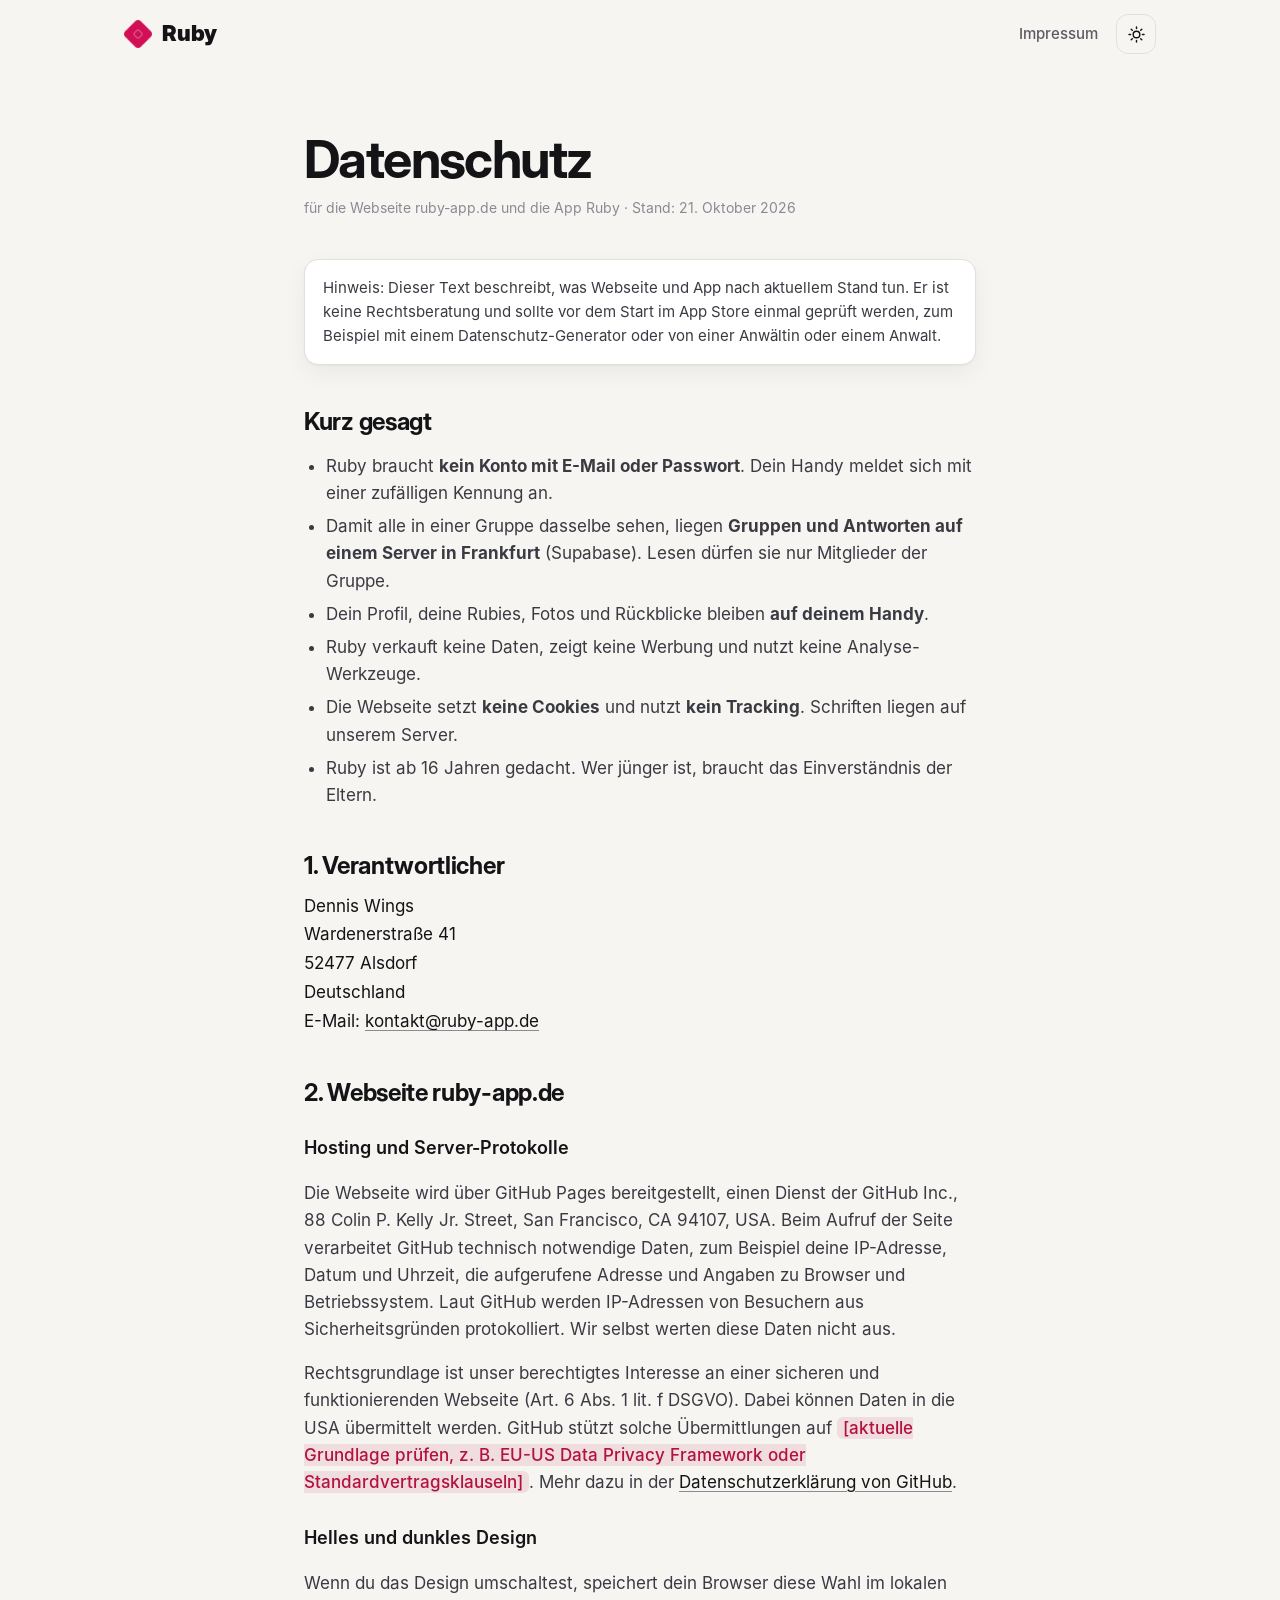
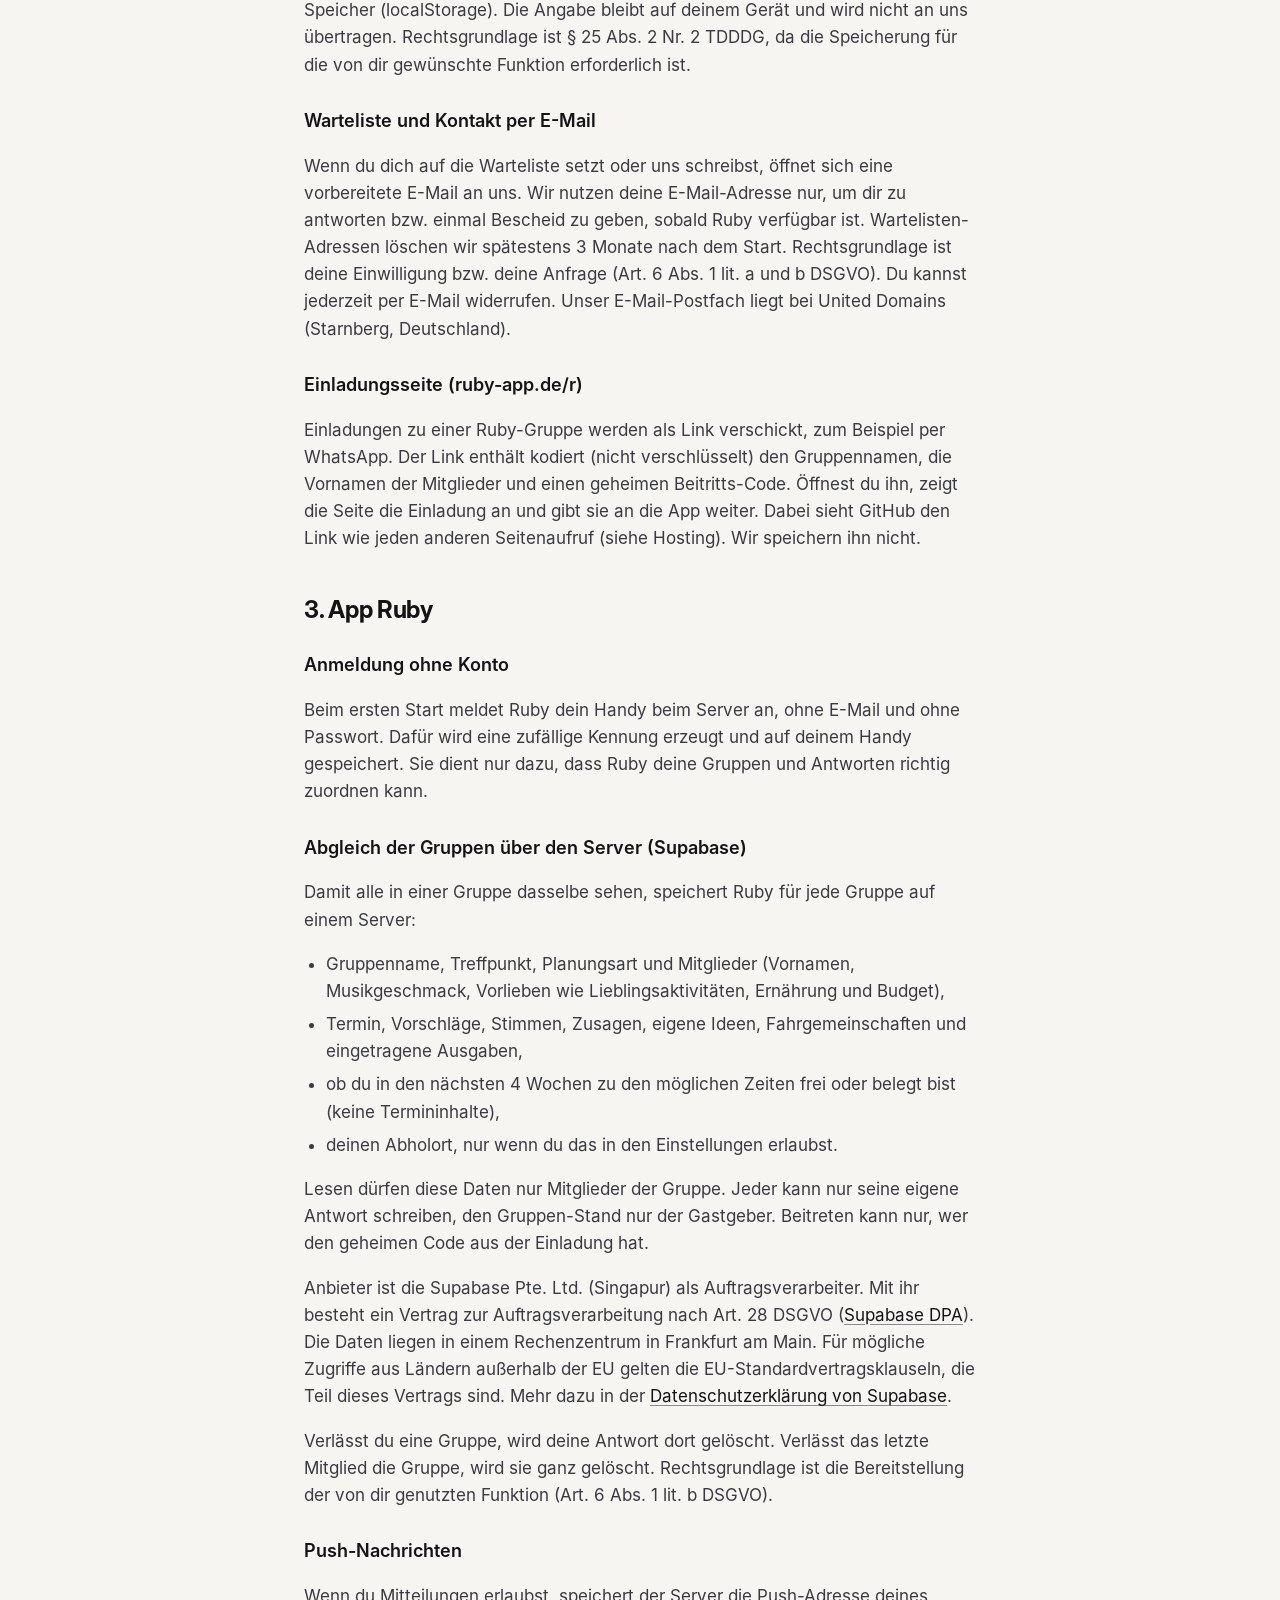
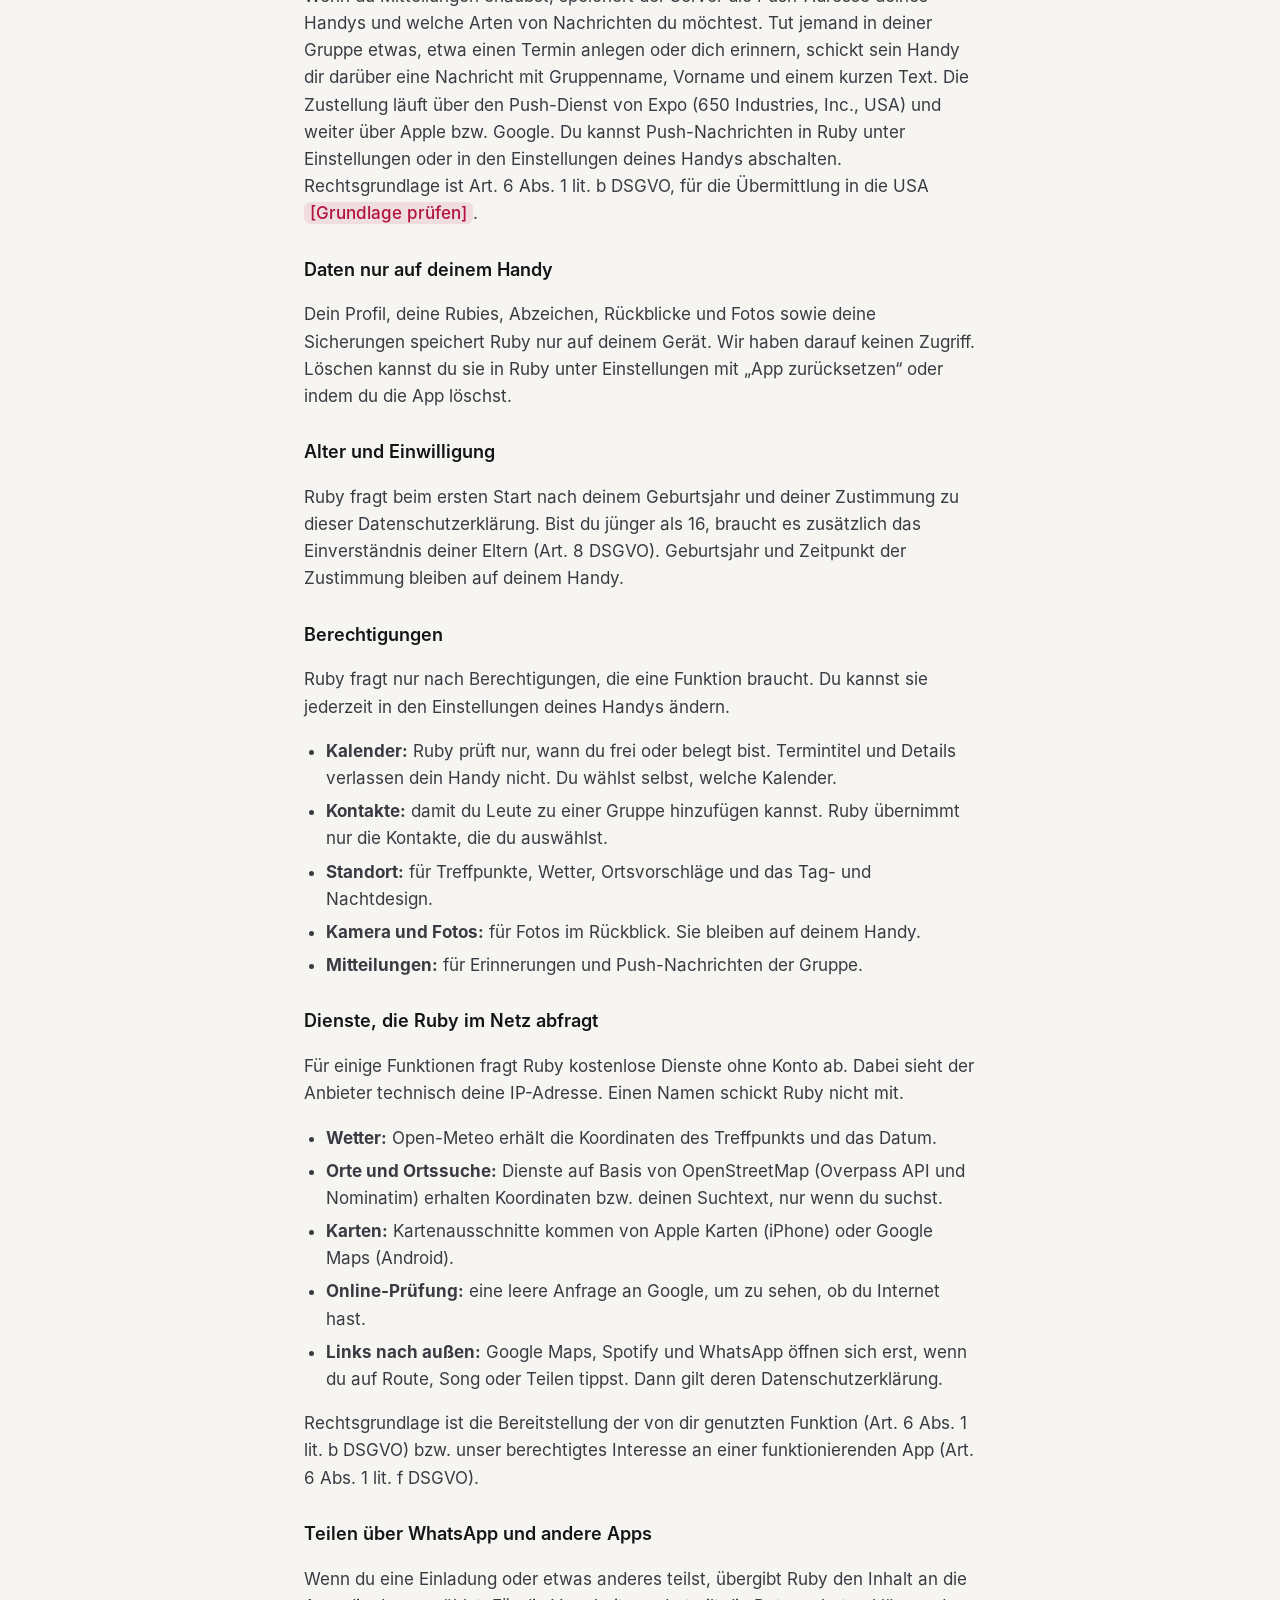
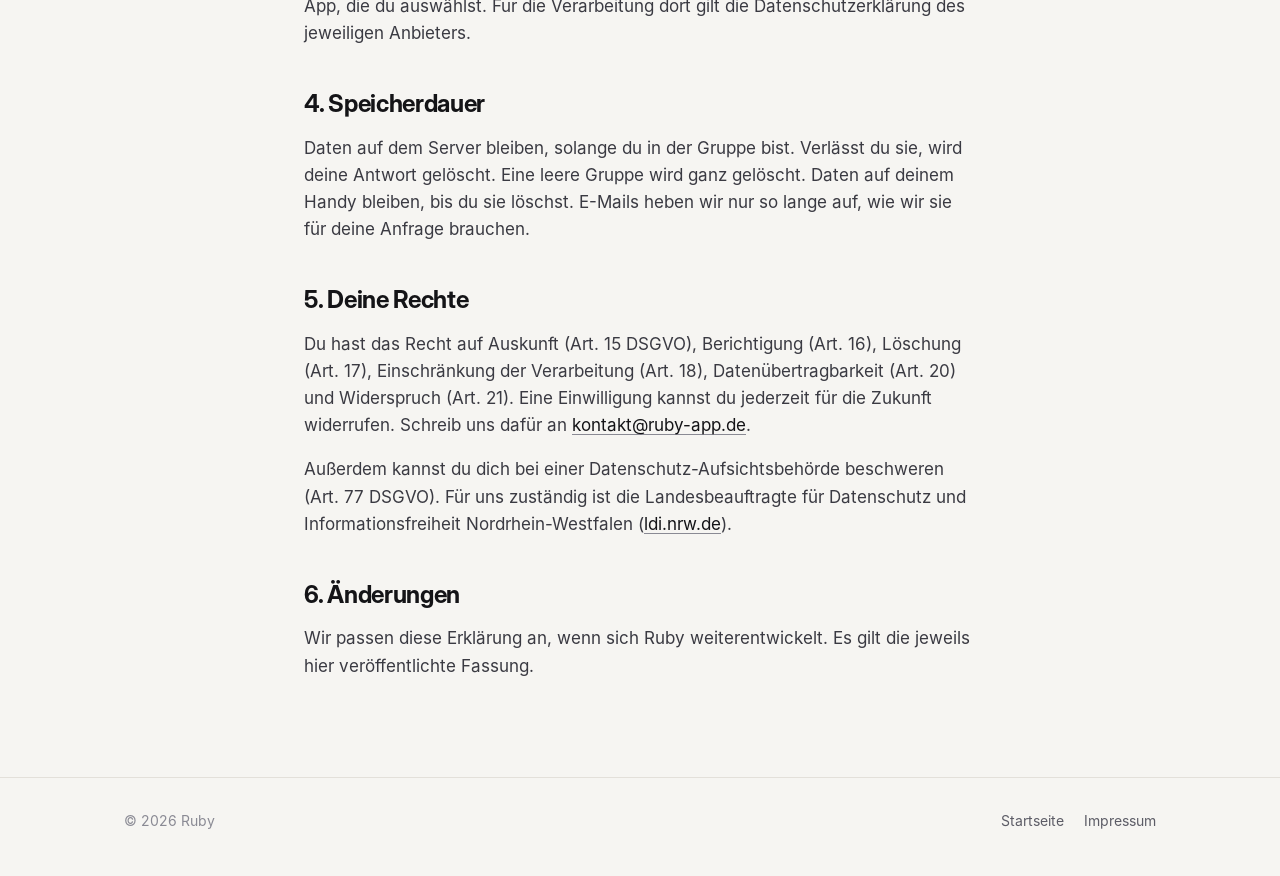
<file: datenschutz/index.html>
<!doctype html>
<html lang="de">
<head>
  <meta charset="utf-8">
  <meta name="viewport" content="width=device-width, initial-scale=1, viewport-fit=cover">
  <title>Datenschutz – Ruby</title>
  <meta name="theme-color" content="#0B0B0D">
  <link rel="icon" type="image/png" href="/assets/favicon.png">
  <link rel="apple-touch-icon" href="/assets/apple-touch-icon.png">
  <script>(function(){var t=null;try{t=localStorage.getItem('ruby-theme')}catch(e){}if(t!=='light'&&t!=='dark'){t=window.matchMedia&&matchMedia('(prefers-color-scheme: light)').matches?'light':'dark'}document.documentElement.setAttribute('data-theme',t)})();</script>
  <link rel="stylesheet" href="/assets/style.css?v=3">
</head>
<body>
  <header class="top">
    <div class="wrap">
      <a class="brand" href="/" aria-label="Ruby Startseite"><img src="/assets/logo.png" alt=""><span>Ruby</span></a>
      <nav aria-label="Hauptnavigation"><a href="/impressum/">Impressum</a><button class="theme-toggle" type="button" aria-label="Design wechseln" title="Design wechseln"><svg class="sun" viewBox="0 0 24 24" fill="none" stroke="currentColor" stroke-width="1.8" stroke-linecap="round" aria-hidden="true"><circle cx="12" cy="12" r="4.2"/><path d="M12 2.5v2M12 19.5v2M2.5 12h2M19.5 12h2M5.3 5.3l1.4 1.4M17.3 17.3l1.4 1.4M5.3 18.7l1.4-1.4M17.3 6.7l1.4-1.4"/></svg><svg class="moon" viewBox="0 0 24 24" fill="none" stroke="currentColor" stroke-width="1.8" stroke-linecap="round" stroke-linejoin="round" aria-hidden="true"><path d="M20 14.5A8 8 0 1 1 9.5 4a6.5 6.5 0 0 0 10.5 10.5z"/></svg></button></nav>
    </div>
  </header>

  <main class="doc">
    <h1>Datenschutz</h1>
    <p class="meta">für die Webseite ruby-app.de und die App Ruby · Stand: 21. Oktober 2026</p>

    <!-- VOR DEM STORE-START: Text einmal rechtlich prüfen lassen und diesen Hinweis-Kasten danach löschen. -->
    <p class="note">Hinweis: Dieser Text beschreibt, was Webseite und App nach aktuellem Stand tun. Er ist keine Rechtsberatung und sollte vor dem Start im App Store einmal geprüft werden, zum Beispiel mit einem Datenschutz-Generator oder von einer Anwältin oder einem Anwalt.</p>

    <h2>Kurz gesagt</h2>
    <ul>
      <li>Ruby braucht <strong>kein Konto mit E-Mail oder Passwort</strong>. Dein Handy meldet sich mit einer zufälligen Kennung an.</li>
      <li>Damit alle in einer Gruppe dasselbe sehen, liegen <strong>Gruppen und Antworten auf einem Server in Frankfurt</strong> (Supabase). Lesen dürfen sie nur Mitglieder der Gruppe.</li>
      <li>Dein Profil, deine Rubies, Fotos und Rückblicke bleiben <strong>auf deinem Handy</strong>.</li>
      <li>Ruby verkauft keine Daten, zeigt keine Werbung und nutzt keine Analyse-Werkzeuge.</li>
      <li>Die Webseite setzt <strong>keine Cookies</strong> und nutzt <strong>kein Tracking</strong>. Schriften liegen auf unserem Server.</li>
      <li>Ruby ist ab 16 Jahren gedacht. Wer jünger ist, braucht das Einverständnis der Eltern.</li>
    </ul>

    <h2>1. Verantwortlicher</h2>
    <address>
      Dennis Wings<br>
      Wardenerstraße 41<br>
      52477 Alsdorf<br>
      Deutschland<br>
      E-Mail: <a data-email href="mailto:kontakt@ruby-app.de">kontakt@ruby-app.de</a>
    </address>

    <h2>2. Webseite ruby-app.de</h2>

    <h3>Hosting und Server-Protokolle</h3>
    <p>Die Webseite wird über GitHub Pages bereitgestellt, einen Dienst der GitHub Inc., 88 Colin P. Kelly Jr. Street, San Francisco, CA 94107, USA. Beim Aufruf der Seite verarbeitet GitHub technisch notwendige Daten, zum Beispiel deine IP-Adresse, Datum und Uhrzeit, die aufgerufene Adresse und Angaben zu Browser und Betriebssystem. Laut GitHub werden IP-Adressen von Besuchern aus Sicherheitsgründen protokolliert. Wir selbst werten diese Daten nicht aus.</p>
    <p>Rechtsgrundlage ist unser berechtigtes Interesse an einer sicheren und funktionierenden Webseite (Art. 6 Abs. 1 lit. f DSGVO). Dabei können Daten in die USA übermittelt werden. GitHub stützt solche Übermittlungen auf <span class="ph">[aktuelle Grundlage prüfen, z. B. EU-US Data Privacy Framework oder Standardvertragsklauseln]</span>. Mehr dazu in der <a href="https://docs.github.com/de/site-policy/privacy-policies/github-general-privacy-statement" rel="noopener">Datenschutzerklärung von GitHub</a>.</p>

    <h3>Helles und dunkles Design</h3>
    <p>Wenn du das Design umschaltest, speichert dein Browser diese Wahl im lokalen Speicher (localStorage). Die Angabe bleibt auf deinem Gerät und wird nicht an uns übertragen. Rechtsgrundlage ist § 25 Abs. 2 Nr. 2 TDDDG, da die Speicherung für die von dir gewünschte Funktion erforderlich ist.</p>

    <h3>Warteliste und Kontakt per E-Mail</h3>
    <p>Wenn du dich auf die Warteliste setzt oder uns schreibst, öffnet sich eine vorbereitete E-Mail an uns. Wir nutzen deine E-Mail-Adresse nur, um dir zu antworten bzw. einmal Bescheid zu geben, sobald Ruby verfügbar ist. Wartelisten-Adressen löschen wir spätestens 3 Monate nach dem Start. Rechtsgrundlage ist deine Einwilligung bzw. deine Anfrage (Art. 6 Abs. 1 lit. a und b DSGVO). Du kannst jederzeit per E-Mail widerrufen. Unser E-Mail-Postfach liegt bei United Domains (Starnberg, Deutschland).</p>

    <h3>Einladungsseite (ruby-app.de/r)</h3>
    <p>Einladungen zu einer Ruby-Gruppe werden als Link verschickt, zum Beispiel per WhatsApp. Der Link enthält kodiert (nicht verschlüsselt) den Gruppennamen, die Vornamen der Mitglieder und einen geheimen Beitritts-Code. Öffnest du ihn, zeigt die Seite die Einladung an und gibt sie an die App weiter. Dabei sieht GitHub den Link wie jeden anderen Seitenaufruf (siehe Hosting). Wir speichern ihn nicht.</p>

    <h2>3. App Ruby</h2>

    <h3>Anmeldung ohne Konto</h3>
    <p>Beim ersten Start meldet Ruby dein Handy beim Server an, ohne E-Mail und ohne Passwort. Dafür wird eine zufällige Kennung erzeugt und auf deinem Handy gespeichert. Sie dient nur dazu, dass Ruby deine Gruppen und Antworten richtig zuordnen kann.</p>

    <h3>Abgleich der Gruppen über den Server (Supabase)</h3>
    <p>Damit alle in einer Gruppe dasselbe sehen, speichert Ruby für jede Gruppe auf einem Server:</p>
    <ul>
      <li>Gruppenname, Treffpunkt, Planungsart und Mitglieder (Vornamen, Musikgeschmack, Vorlieben wie Lieblingsaktivitäten, Ernährung und Budget),</li>
      <li>Termin, Vorschläge, Stimmen, Zusagen, eigene Ideen, Fahrgemeinschaften und eingetragene Ausgaben,</li>
      <li>ob du in den nächsten 4 Wochen zu den möglichen Zeiten frei oder belegt bist (keine Termininhalte),</li>
      <li>deinen Abholort, nur wenn du das in den Einstellungen erlaubst.</li>
    </ul>
    <p>Lesen dürfen diese Daten nur Mitglieder der Gruppe. Jeder kann nur seine eigene Antwort schreiben, den Gruppen-Stand nur der Gastgeber. Beitreten kann nur, wer den geheimen Code aus der Einladung hat.</p>
    <p>Anbieter ist die Supabase Pte. Ltd. (Singapur) als Auftragsverarbeiter. Mit ihr besteht ein Vertrag zur Auftragsverarbeitung nach Art. 28 DSGVO (<a href="https://supabase.com/legal/dpa" rel="noopener">Supabase DPA</a>). Die Daten liegen in einem Rechenzentrum in Frankfurt am Main. Für mögliche Zugriffe aus Ländern außerhalb der EU gelten die EU-Standardvertragsklauseln, die Teil dieses Vertrags sind. Mehr dazu in der <a href="https://supabase.com/privacy" rel="noopener">Datenschutzerklärung von Supabase</a>.</p>
    <p>Verlässt du eine Gruppe, wird deine Antwort dort gelöscht. Verlässt das letzte Mitglied die Gruppe, wird sie ganz gelöscht. Rechtsgrundlage ist die Bereitstellung der von dir genutzten Funktion (Art. 6 Abs. 1 lit. b DSGVO).</p>

    <h3>Push-Nachrichten</h3>
    <p>Wenn du Mitteilungen erlaubst, speichert der Server die Push-Adresse deines Handys und welche Arten von Nachrichten du möchtest. Tut jemand in deiner Gruppe etwas, etwa einen Termin anlegen oder dich erinnern, schickt sein Handy dir darüber eine Nachricht mit Gruppenname, Vorname und einem kurzen Text. Die Zustellung läuft über den Push-Dienst von Expo (650 Industries, Inc., USA) und weiter über Apple bzw. Google. Du kannst Push-Nachrichten in Ruby unter Einstellungen oder in den Einstellungen deines Handys abschalten. Rechtsgrundlage ist Art. 6 Abs. 1 lit. b DSGVO, für die Übermittlung in die USA <span class="ph">[Grundlage prüfen]</span>.</p>

    <h3>Daten nur auf deinem Handy</h3>
    <p>Dein Profil, deine Rubies, Abzeichen, Rückblicke und Fotos sowie deine Sicherungen speichert Ruby nur auf deinem Gerät. Wir haben darauf keinen Zugriff. Löschen kannst du sie in Ruby unter Einstellungen mit „App zurücksetzen“ oder indem du die App löschst.</p>

    <h3>Alter und Einwilligung</h3>
    <p>Ruby fragt beim ersten Start nach deinem Geburtsjahr und deiner Zustimmung zu dieser Datenschutzerklärung. Bist du jünger als 16, braucht es zusätzlich das Einverständnis deiner Eltern (Art. 8 DSGVO). Geburtsjahr und Zeitpunkt der Zustimmung bleiben auf deinem Handy.</p>

    <h3>Berechtigungen</h3>
    <p>Ruby fragt nur nach Berechtigungen, die eine Funktion braucht. Du kannst sie jederzeit in den Einstellungen deines Handys ändern.</p>
    <ul>
      <li><strong>Kalender:</strong> Ruby prüft nur, wann du frei oder belegt bist. Termintitel und Details verlassen dein Handy nicht. Du wählst selbst, welche Kalender.</li>
      <li><strong>Kontakte:</strong> damit du Leute zu einer Gruppe hinzufügen kannst. Ruby übernimmt nur die Kontakte, die du auswählst.</li>
      <li><strong>Standort:</strong> für Treffpunkte, Wetter, Ortsvorschläge und das Tag- und Nachtdesign.</li>
      <li><strong>Kamera und Fotos:</strong> für Fotos im Rückblick. Sie bleiben auf deinem Handy.</li>
      <li><strong>Mitteilungen:</strong> für Erinnerungen und Push-Nachrichten der Gruppe.</li>
    </ul>

    <h3>Dienste, die Ruby im Netz abfragt</h3>
    <p>Für einige Funktionen fragt Ruby kostenlose Dienste ohne Konto ab. Dabei sieht der Anbieter technisch deine IP-Adresse. Einen Namen schickt Ruby nicht mit.</p>
    <ul>
      <li><strong>Wetter:</strong> Open-Meteo erhält die Koordinaten des Treffpunkts und das Datum.</li>
      <li><strong>Orte und Ortssuche:</strong> Dienste auf Basis von OpenStreetMap (Overpass API und Nominatim) erhalten Koordinaten bzw. deinen Suchtext, nur wenn du suchst.</li>
      <li><strong>Karten:</strong> Kartenausschnitte kommen von Apple Karten (iPhone) oder Google Maps (Android).</li>
      <li><strong>Online-Prüfung:</strong> eine leere Anfrage an Google, um zu sehen, ob du Internet hast.</li>
      <li><strong>Links nach außen:</strong> Google Maps, Spotify und WhatsApp öffnen sich erst, wenn du auf Route, Song oder Teilen tippst. Dann gilt deren Datenschutzerklärung.</li>
    </ul>
    <p>Rechtsgrundlage ist die Bereitstellung der von dir genutzten Funktion (Art. 6 Abs. 1 lit. b DSGVO) bzw. unser berechtigtes Interesse an einer funktionierenden App (Art. 6 Abs. 1 lit. f DSGVO).</p>

    <h3>Teilen über WhatsApp und andere Apps</h3>
    <p>Wenn du eine Einladung oder etwas anderes teilst, übergibt Ruby den Inhalt an die App, die du auswählst. Für die Verarbeitung dort gilt die Datenschutzerklärung des jeweiligen Anbieters.</p>

    <h2>4. Speicherdauer</h2>
    <p>Daten auf dem Server bleiben, solange du in der Gruppe bist. Verlässt du sie, wird deine Antwort gelöscht. Eine leere Gruppe wird ganz gelöscht. Daten auf deinem Handy bleiben, bis du sie löschst. E-Mails heben wir nur so lange auf, wie wir sie für deine Anfrage brauchen.</p>

    <h2>5. Deine Rechte</h2>
    <p>Du hast das Recht auf Auskunft (Art. 15 DSGVO), Berichtigung (Art. 16), Löschung (Art. 17), Einschränkung der Verarbeitung (Art. 18), Datenübertragbarkeit (Art. 20) und Widerspruch (Art. 21). Eine Einwilligung kannst du jederzeit für die Zukunft widerrufen. Schreib uns dafür an <a data-email href="mailto:kontakt@ruby-app.de">kontakt@ruby-app.de</a>.</p>
    <p>Außerdem kannst du dich bei einer Datenschutz-Aufsichtsbehörde beschweren (Art. 77 DSGVO). Für uns zuständig ist die Landesbeauftragte für Datenschutz und Informationsfreiheit Nordrhein-Westfalen (<a href="https://www.ldi.nrw.de" rel="noopener">ldi.nrw.de</a>).</p>

    <h2>6. Änderungen</h2>
    <p>Wir passen diese Erklärung an, wenn sich Ruby weiterentwickelt. Es gilt die jeweils hier veröffentlichte Fassung.</p>
  </main>

  <footer>
    <div class="wrap">
      <span>© <span data-year>2026</span> Ruby</span>
      <nav aria-label="Rechtliches">
        <a href="/">Startseite</a>
        <a href="/impressum/">Impressum</a>
      </nav>
    </div>
  </footer>
  <script src="/assets/config.js?v=3"></script>
  <script src="/assets/site.js?v=3"></script>
</body>
</html>
</file>
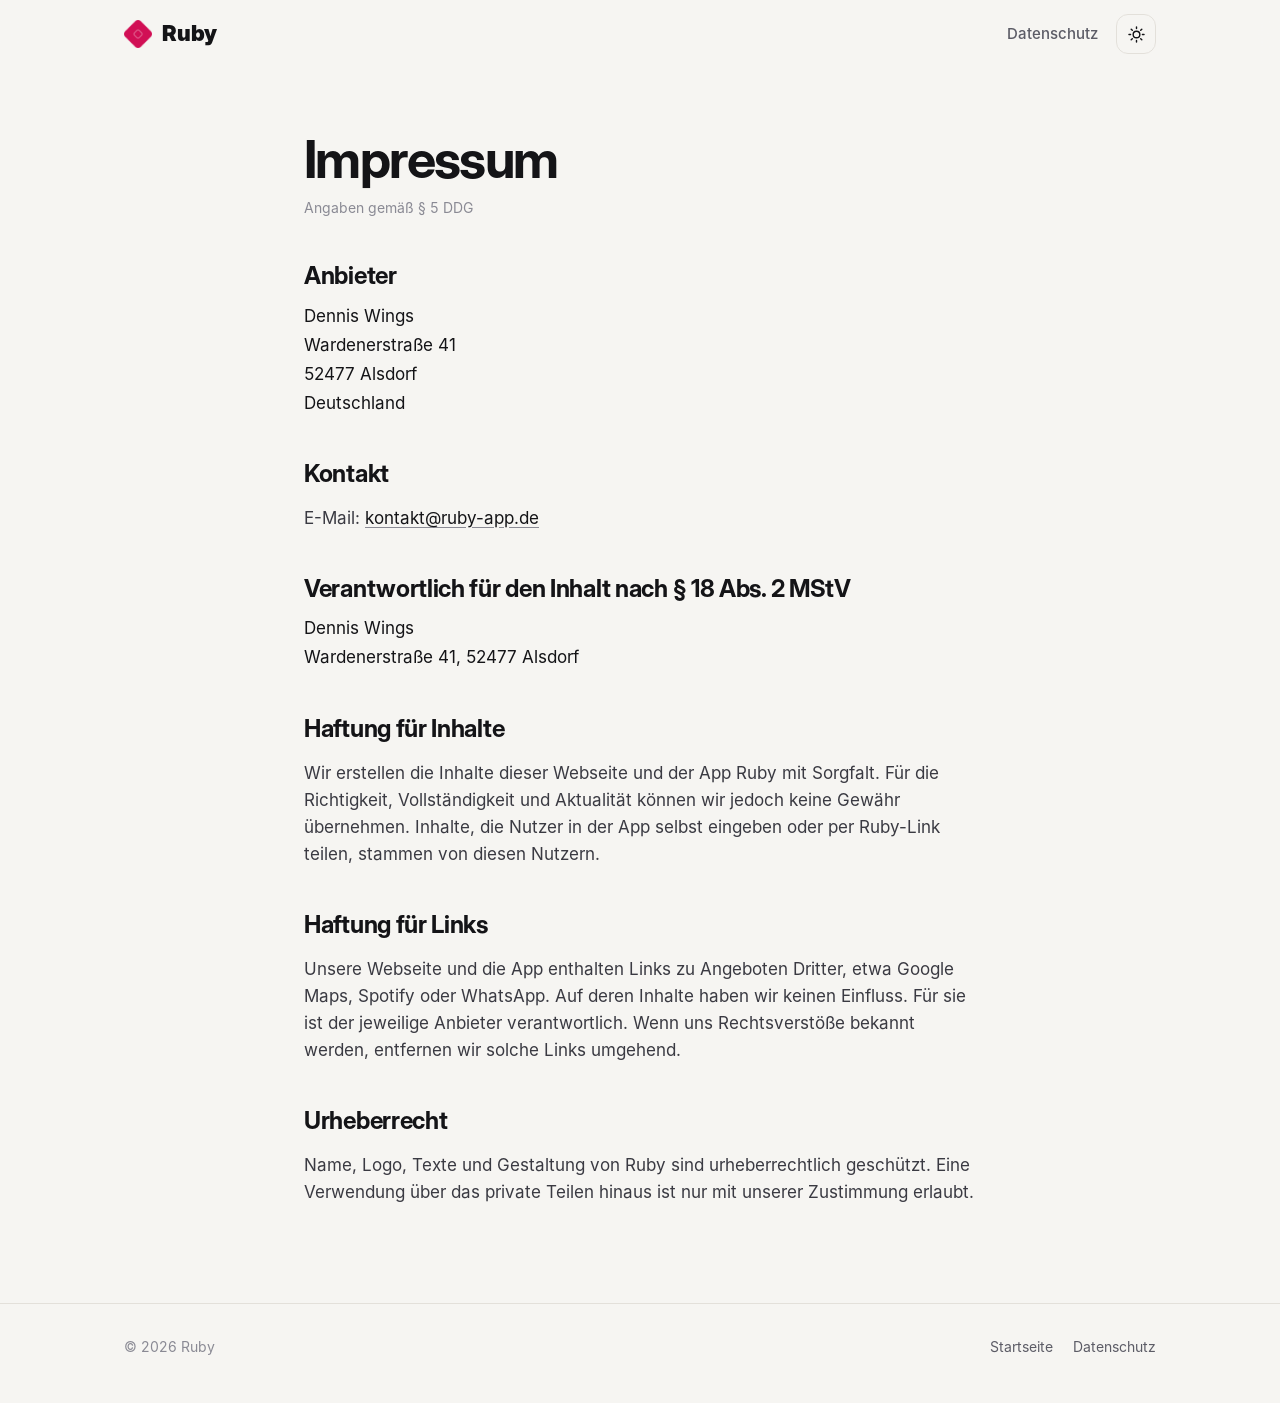
<file: impressum/index.html>
<!doctype html>
<html lang="de">
<head>
  <meta charset="utf-8">
  <meta name="viewport" content="width=device-width, initial-scale=1, viewport-fit=cover">
  <title>Impressum – Ruby</title>
  <meta name="theme-color" content="#0B0B0D">
  <link rel="icon" type="image/png" href="/assets/favicon.png">
  <link rel="apple-touch-icon" href="/assets/apple-touch-icon.png">
  <script>(function(){var t=null;try{t=localStorage.getItem('ruby-theme')}catch(e){}if(t!=='light'&&t!=='dark'){t=window.matchMedia&&matchMedia('(prefers-color-scheme: light)').matches?'light':'dark'}document.documentElement.setAttribute('data-theme',t)})();</script>
  <link rel="stylesheet" href="/assets/style.css?v=3">
</head>
<body>
  <header class="top">
    <div class="wrap">
      <a class="brand" href="/" aria-label="Ruby Startseite"><img src="/assets/logo.png" alt=""><span>Ruby</span></a>
      <nav aria-label="Hauptnavigation"><a href="/datenschutz/">Datenschutz</a><button class="theme-toggle" type="button" aria-label="Design wechseln" title="Design wechseln"><svg class="sun" viewBox="0 0 24 24" fill="none" stroke="currentColor" stroke-width="1.8" stroke-linecap="round" aria-hidden="true"><circle cx="12" cy="12" r="4.2"/><path d="M12 2.5v2M12 19.5v2M2.5 12h2M19.5 12h2M5.3 5.3l1.4 1.4M17.3 17.3l1.4 1.4M5.3 18.7l1.4-1.4M17.3 6.7l1.4-1.4"/></svg><svg class="moon" viewBox="0 0 24 24" fill="none" stroke="currentColor" stroke-width="1.8" stroke-linecap="round" stroke-linejoin="round" aria-hidden="true"><path d="M20 14.5A8 8 0 1 1 9.5 4a6.5 6.5 0 0 0 10.5 10.5z"/></svg></button></nav>
    </div>
  </header>

  <main class="doc">
    <h1>Impressum</h1>
    <p class="meta">Angaben gemäß § 5 DDG</p>

    <h2>Anbieter</h2>
    <address>
      Dennis Wings<br>
      Wardenerstraße 41<br>
      52477 Alsdorf<br>
      Deutschland
    </address>

    <h2>Kontakt</h2>
    <p>E-Mail: <a data-email href="mailto:kontakt@ruby-app.de">kontakt@ruby-app.de</a></p>

    <h2>Verantwortlich für den Inhalt nach § 18 Abs. 2 MStV</h2>
    <address>
      Dennis Wings<br>
      Wardenerstraße 41, 52477 Alsdorf
    </address>

    <h2>Haftung für Inhalte</h2>
    <p>Wir erstellen die Inhalte dieser Webseite und der App Ruby mit Sorgfalt. Für die Richtigkeit, Vollständigkeit und Aktualität können wir jedoch keine Gewähr übernehmen. Inhalte, die Nutzer in der App selbst eingeben oder per Ruby-Link teilen, stammen von diesen Nutzern.</p>

    <h2>Haftung für Links</h2>
    <p>Unsere Webseite und die App enthalten Links zu Angeboten Dritter, etwa Google Maps, Spotify oder WhatsApp. Auf deren Inhalte haben wir keinen Einfluss. Für sie ist der jeweilige Anbieter verantwortlich. Wenn uns Rechtsverstöße bekannt werden, entfernen wir solche Links umgehend.</p>

    <h2>Urheberrecht</h2>
    <p>Name, Logo, Texte und Gestaltung von Ruby sind urheberrechtlich geschützt. Eine Verwendung über das private Teilen hinaus ist nur mit unserer Zustimmung erlaubt.</p>
  </main>

  <footer>
    <div class="wrap">
      <span>© <span data-year>2026</span> Ruby</span>
      <nav aria-label="Rechtliches">
        <a href="/">Startseite</a>
        <a href="/datenschutz/">Datenschutz</a>
      </nav>
    </div>
  </footer>
  <script src="/assets/config.js?v=3"></script>
  <script src="/assets/site.js?v=3"></script>
</body>
</html>
</file>
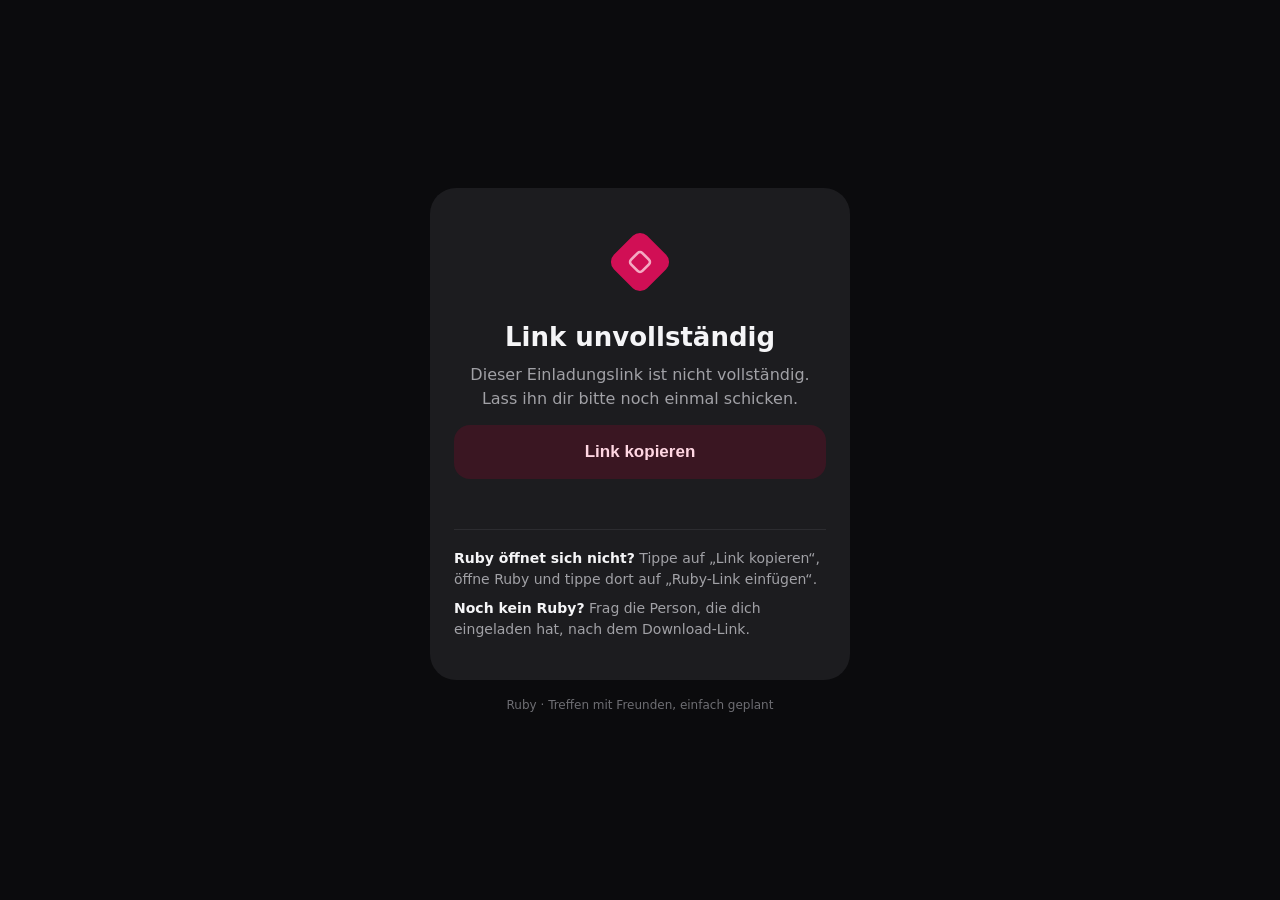
<file: r/index.html>
<!doctype html>
<html lang="de">
<head>
<meta charset="utf-8">
<meta name="viewport" content="width=device-width, initial-scale=1">
<meta name="robots" content="noindex, nofollow">
<meta name="referrer" content="no-referrer">
<title>Einladung zu Ruby</title>
<meta property="og:title" content="Du bist zu Ruby eingeladen">
<meta property="og:description" content="Tippen, um der Gruppe in Ruby beizutreten.">
<style>
  :root { --bg: #0B0B0D; --card: #1C1C1F; --text: #F5F5F7; --sub: #A1A1A6; --accent: #D10F55; --soft: #3A1622; }
  * { box-sizing: border-box; }
  html { background: var(--bg); }
  body { margin: 0; color: var(--text); font-family: -apple-system, BlinkMacSystemFont, "Segoe UI", system-ui, sans-serif; }
  main { min-height: 100vh; display: flex; flex-direction: column; align-items: center; justify-content: center; padding: 32px 20px; }
  .card { width: 100%; max-width: 420px; background: var(--card); border-radius: 26px; padding: 32px 24px; text-align: center; }
  .logo { width: 84px; height: 84px; margin: 0 auto 18px; display: block; }
  h1 { margin: 0 0 10px; font-size: 26px; line-height: 1.2; }
  p { margin: 0 0 14px; color: var(--sub); font-size: 16px; line-height: 1.5; }
  .group { color: var(--text); font-weight: 700; }
  .btn { display: block; width: 100%; min-height: 54px; padding: 15px 18px; border-radius: 16px; border: 0; font-size: 17px; font-weight: 700; text-decoration: none; cursor: pointer; margin-top: 10px; }
  .primary { background: var(--accent); color: #FFFFFF; }
  .secondary { background: var(--soft); color: #FFD6E2; }
  .hint { margin-top: 22px; padding-top: 18px; border-top: 1px solid #2C2C30; text-align: left; }
  .hint p { font-size: 14px; margin-bottom: 8px; }
  .hint b { color: var(--text); }
  .ok { color: #6FD08C; font-size: 14px; min-height: 20px; margin-top: 8px; }
  footer { margin-top: 18px; color: #6E6E73; font-size: 12px; }
</style>
</head>
<body>
<main>
  <div class="card">
    <svg class="logo" viewBox="0 0 100 100" role="img" aria-label="Ruby">
      <rect x="22" y="22" width="56" height="56" rx="12" transform="rotate(45 50 50)" fill="#D10F55"></rect>
      <rect x="40.5" y="40.5" width="19" height="19" rx="4" transform="rotate(45 50 50)" fill="none" stroke="#F4A9C2" stroke-width="3.2"></rect>
    </svg>
    <h1 id="title">Du bist eingeladen!</h1>
    <p id="text">Tippe auf den Knopf, um der Gruppe in Ruby beizutreten.</p>

    <a id="open" class="btn primary" href="#">In Ruby öffnen</a>
    <button id="copy" class="btn secondary" type="button">Link kopieren</button>
    <div id="ok" class="ok" role="status" aria-live="polite"></div>

    <div class="hint">
      <p><b>Ruby öffnet sich nicht?</b> Tippe auf „Link kopieren“, öffne Ruby und tippe dort auf „Ruby-Link einfügen“.</p>
      <p><b>Noch kein Ruby?</b> <span id="ask">Frag die Person, die dich eingeladen hat, nach dem Download-Link.</span></p>
    </div>
  </div>
  <footer>Ruby · Treffen mit Freunden, einfach geplant</footer>
</main>
<script>
(function () {
  var params = new URLSearchParams(window.location.search);
  var d = params.get('d') || '';
  var open = document.getElementById('open');
  var appUrl = 'ruby://r?d=' + encodeURIComponent(d);
  open.setAttribute('href', appUrl);

  // Einladung lesen (Base64 mit - und _, darin JSON), um Gruppe und Gastgeber anzuzeigen
  function decode(s) {
    try {
      var b64 = s.replace(/-/g, '+').replace(/_/g, '/');
      while (b64.length % 4) b64 += '=';
      var bin = atob(b64);
      var bytes = new Uint8Array(bin.length);
      for (var i = 0; i < bin.length; i++) bytes[i] = bin.charCodeAt(i);
      return JSON.parse(new TextDecoder('utf-8').decode(bytes));
    } catch (e) {
      return null;
    }
  }
  function first(name) { return String(name || '').trim().split(/\s+/)[0]; }
  function setText(el, parts) {
    el.textContent = '';
    parts.forEach(function (p) {
      if (typeof p === 'string') el.appendChild(document.createTextNode(p));
      else { var s = document.createElement('span'); s.className = 'group'; s.textContent = p.b; el.appendChild(s); }
    });
  }

  var msg = d ? decode(d) : null;
  var title = document.getElementById('title');
  var text = document.getElementById('text');
  if (!d || !msg) {
    title.textContent = 'Link unvollständig';
    setText(text, ['Dieser Einladungslink ist nicht vollständig. Lass ihn dir bitte noch einmal schicken.']);
    open.style.display = 'none';
  } else if (msg.t === 'g') {
    var host = first(msg.from && msg.from.n) || 'Jemand';
    title.textContent = 'Du bist eingeladen!';
    setText(text, [host + ' lädt dich in die Ruby-Gruppe ', { b: '„' + (msg.n || 'Gruppe') + '“' }, ' ein.']);
    document.getElementById('ask').textContent = 'Frag ' + host + ' nach dem Download-Link.';
  } else {
    var who = first(msg.from && msg.from.n) || 'Jemand';
    title.textContent = 'Antwort von ' + who;
    setText(text, ['Tippe auf den Knopf, damit Ruby die Antwort einträgt.']);
  }

  document.getElementById('copy').addEventListener('click', function () {
    var ok = document.getElementById('ok');
    var link = window.location.href;
    function done() { ok.textContent = 'Kopiert! Jetzt in Ruby auf „Ruby-Link einfügen“ tippen.'; }
    if (navigator.clipboard && navigator.clipboard.writeText) {
      navigator.clipboard.writeText(link).then(done, function () { window.prompt('Link kopieren:', link); });
    } else {
      window.prompt('Link kopieren:', link);
    }
  });
})();
</script>
<script src="/assets/rain.js?v=1"></script>
</body>
</html>
</file>
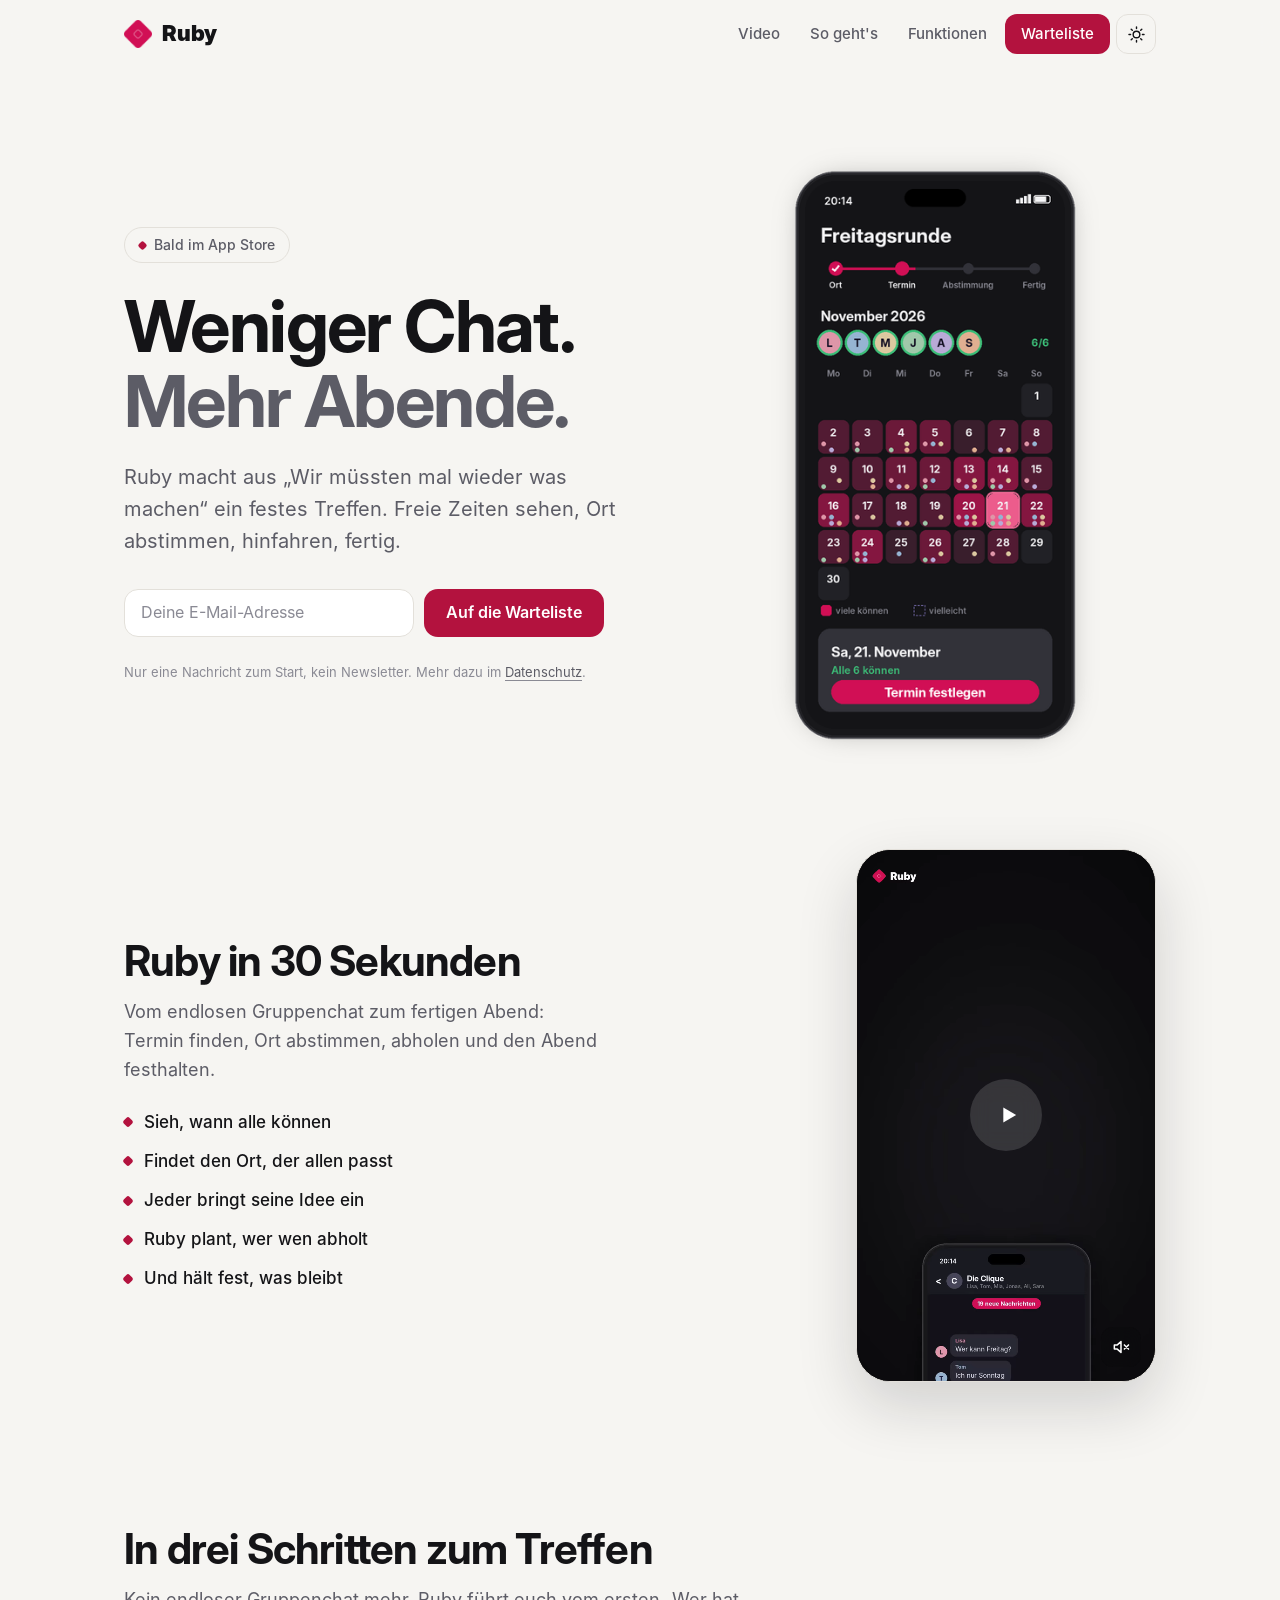
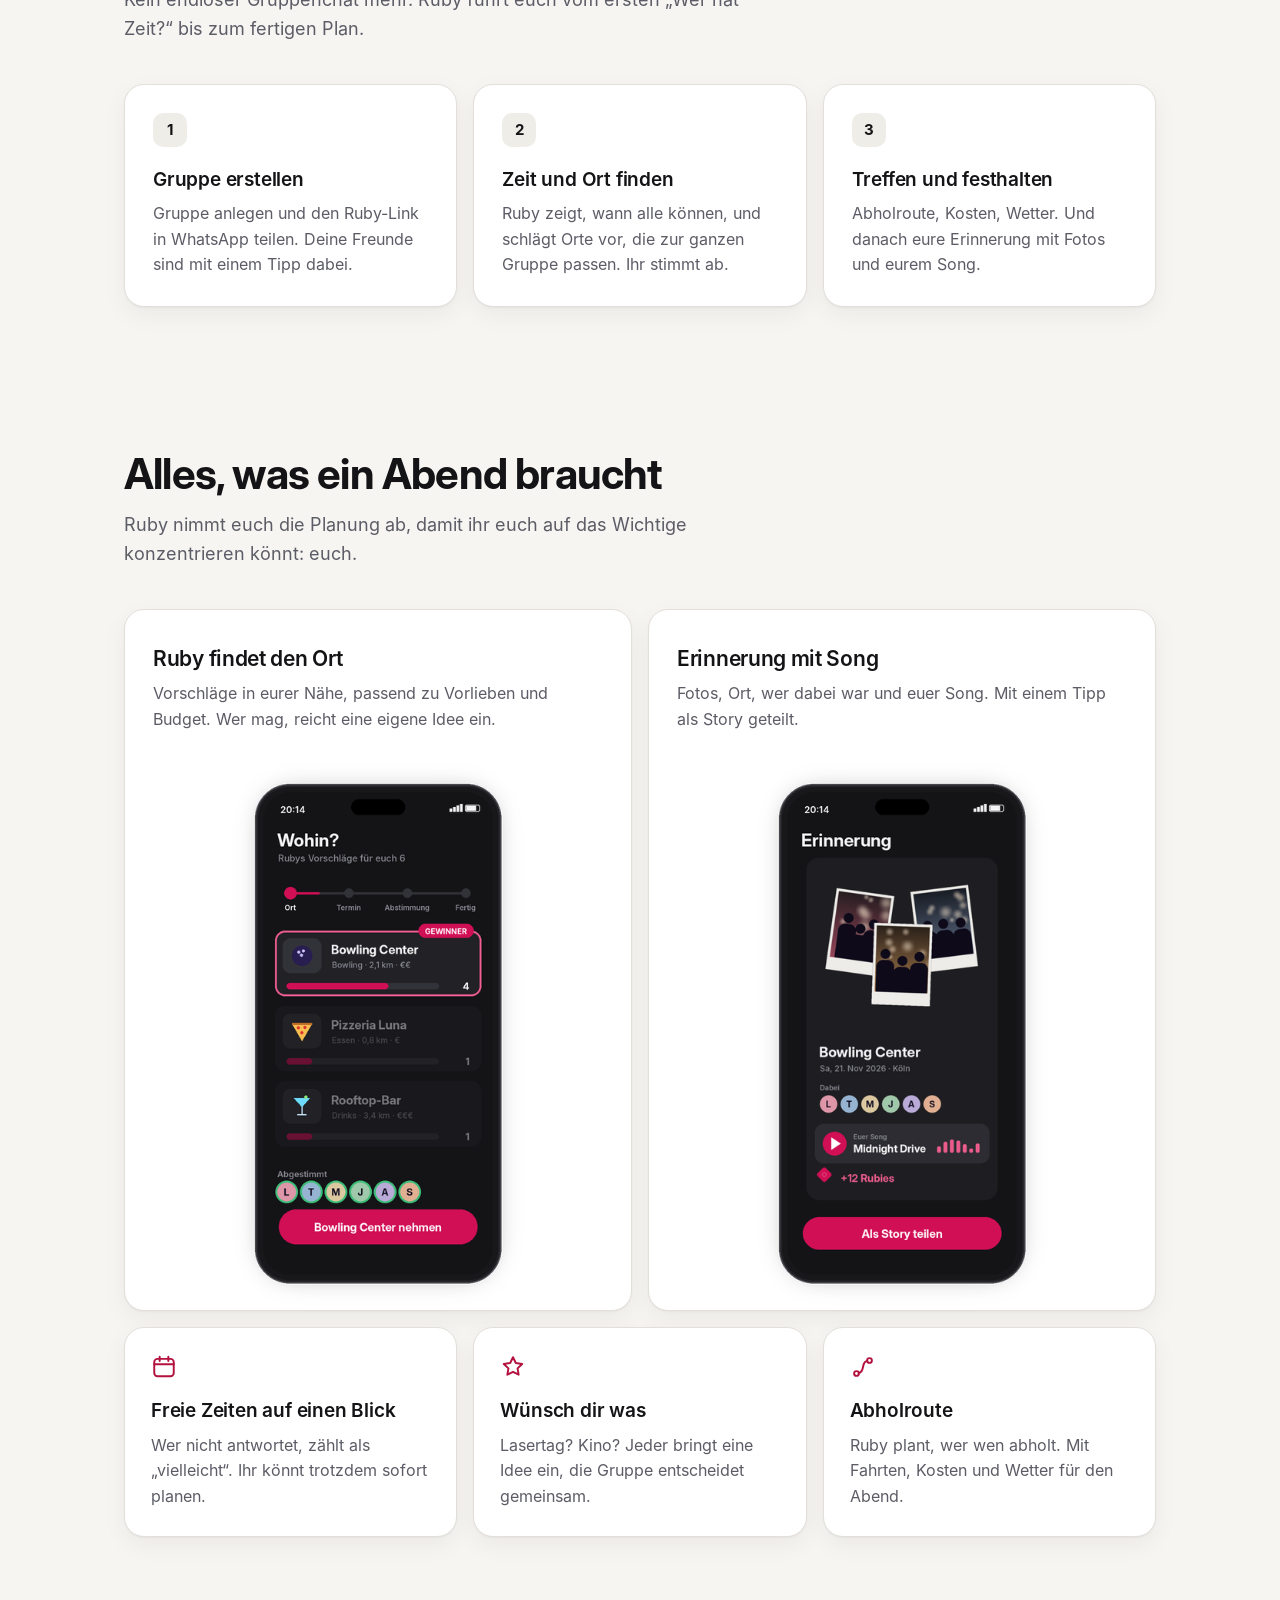
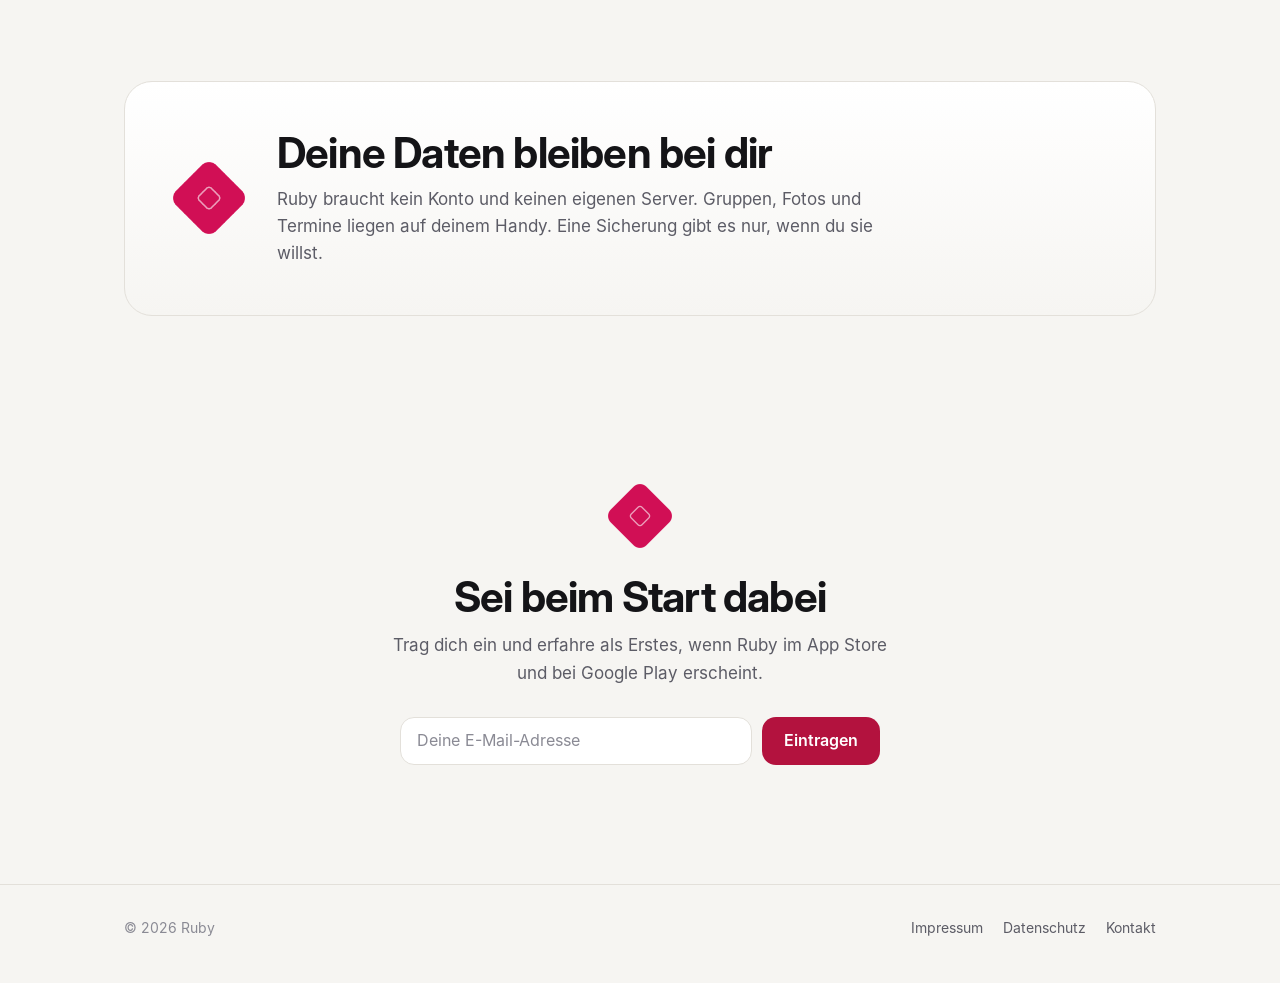
<file: index (1).html>
<!doctype html>
<html lang="de">
<head>
  <meta charset="utf-8">
  <meta name="viewport" content="width=device-width, initial-scale=1, viewport-fit=cover">
  <title>Ruby – Weniger Chat. Mehr Abende.</title>
  <meta name="description" content="Ruby ist die App, mit der Freundesgruppen sich wirklich treffen: freie Zeiten sehen, Orte abstimmen, hinfahren und den Abend als Erinnerung mit eurem Song festhalten.">
  <meta name="theme-color" content="#0B0B0D">
  <meta property="og:type" content="website">
  <meta property="og:title" content="Ruby – Weniger Chat. Mehr Abende.">
  <meta property="og:description" content="Die App, mit der Freundesgruppen sich wirklich treffen.">
  <meta property="og:image" content="https://ruby-app.de/assets/og-image.png">
  <meta property="og:url" content="https://ruby-app.de/">
  <meta name="twitter:card" content="summary_large_image">
  <link rel="icon" type="image/png" href="/assets/favicon.png">
  <link rel="apple-touch-icon" href="/assets/apple-touch-icon.png">
  <link rel="preload" href="/assets/fonts/InterDisplay-Bold.woff" as="font" type="font/woff" crossorigin>
  <script>(function(){var t=null;try{t=localStorage.getItem('ruby-theme')}catch(e){}if(t!=='light'&&t!=='dark'){t=window.matchMedia&&matchMedia('(prefers-color-scheme: light)').matches?'light':'dark'}document.documentElement.setAttribute('data-theme',t)})();</script>
  <link rel="stylesheet" href="/assets/style.css?v=3">
</head>
<body>
  <header class="top">
    <div class="wrap">
      <a class="brand" href="/" aria-label="Ruby Startseite"><img src="/assets/logo.png" alt=""><span>Ruby</span></a>
      <nav aria-label="Hauptnavigation">
        <a href="#video">Video</a>
        <a href="#so-gehts">So geht's</a>
        <a href="#funktionen">Funktionen</a>
        <a class="btn small" href="#warteliste">Warteliste</a>
      <button class="theme-toggle" type="button" aria-label="Design wechseln" title="Design wechseln"><svg class="sun" viewBox="0 0 24 24" fill="none" stroke="currentColor" stroke-width="1.8" stroke-linecap="round" aria-hidden="true"><circle cx="12" cy="12" r="4.2"/><path d="M12 2.5v2M12 19.5v2M2.5 12h2M19.5 12h2M5.3 5.3l1.4 1.4M17.3 17.3l1.4 1.4M5.3 18.7l1.4-1.4M17.3 6.7l1.4-1.4"/></svg><svg class="moon" viewBox="0 0 24 24" fill="none" stroke="currentColor" stroke-width="1.8" stroke-linecap="round" stroke-linejoin="round" aria-hidden="true"><path d="M20 14.5A8 8 0 1 1 9.5 4a6.5 6.5 0 0 0 10.5 10.5z"/></svg></button></nav>
    </div>
  </header>

  <main>
    <div class="wrap">
      <div class="hero">
        <div>
          <div class="eyebrow"><i></i>Bald im App Store</div>
          <h1>Weniger Chat.<br><em>Mehr Abende.</em></h1>
          <p class="lead">Ruby macht aus „Wir müssten mal wieder was machen“ ein festes Treffen. Freie Zeiten sehen, Ort abstimmen, hinfahren, fertig.</p>
          <form class="waitlist" id="warteliste" novalidate>
            <label for="mail-top" class="sr" style="position:absolute;left:-9999px">E-Mail-Adresse</label>
            <input id="mail-top" type="email" name="email" placeholder="Deine E-Mail-Adresse" autocomplete="email" required>
            <button class="btn" type="submit">Auf die Warteliste</button>
          </form>
          <p class="form-msg" role="status" aria-live="polite"></p>
          <p class="fine">Nur eine Nachricht zum Start, kein Newsletter. Mehr dazu im <a href="/datenschutz/">Datenschutz</a>.</p>
        </div>
        <div class="hero-shot">
          <img src="/assets/screen-kalender.png" width="370" height="720" alt="Ruby-Kalender: Alle sechs Freunde können am Samstag, 21. November">
        </div>
      </div>
    </div>

    <section id="video" class="video-sec">
      <div class="wrap">
        <div class="video-grid">
          <div class="reveal">
            <h2>Ruby in 30 Sekunden</h2>
            <p class="video-lead">Vom endlosen Gruppenchat zum fertigen Abend: Termin finden, Ort abstimmen, abholen und den Abend festhalten.</p>
            <ul class="video-points">
              <li>Sieh, wann alle können</li>
              <li>Findet den Ort, der allen passt</li>
              <li>Jeder bringt seine Idee ein</li>
              <li>Ruby plant, wer wen abholt</li>
              <li>Und hält fest, was bleibt</li>
            </ul>
          </div>
          <div class="video-frame reveal">
            <video id="trailer" playsinline muted loop preload="none" poster="/assets/ruby-trailer-poster.jpg" aria-label="Ruby-Trailer: So funktioniert die App">
              <source src="/assets/ruby-trailer.mp4" type="video/mp4">
              <source src="/assets/ruby-trailer.webm" type="video/webm">
            </video>
            <button class="vid-play" type="button" aria-label="Video abspielen">
              <svg viewBox="0 0 24 24" aria-hidden="true"><path d="M8 5.5v13l11-6.5z" fill="currentColor"/></svg>
            </button>
            <button class="vid-sound" type="button" aria-label="Ton einschalten" hidden>
              <svg class="off" viewBox="0 0 24 24" fill="none" stroke="currentColor" stroke-width="1.8" stroke-linecap="round" stroke-linejoin="round" aria-hidden="true"><path d="M4 9.5h3.5L12 5.5v13l-4.5-4H4z"/><path d="M16 9.5l5 5M21 9.5l-5 5"/></svg>
              <svg class="on" viewBox="0 0 24 24" fill="none" stroke="currentColor" stroke-width="1.8" stroke-linecap="round" stroke-linejoin="round" aria-hidden="true"><path d="M4 9.5h3.5L12 5.5v13l-4.5-4H4z"/><path d="M16 9a4.5 4.5 0 0 1 0 6M18.5 6.5a8 8 0 0 1 0 11"/></svg>
            </button>
          </div>
        </div>
      </div>
    </section>

    <section id="so-gehts">
      <div class="wrap">
        <div class="sec-head reveal">
          <h2>In drei Schritten zum Treffen</h2>
          <p>Kein endloser Gruppenchat mehr. Ruby führt euch vom ersten „Wer hat Zeit?“ bis zum fertigen Plan.</p>
        </div>
        <div class="steps">
          <div class="step reveal">
            <h3>Gruppe erstellen</h3>
            <p>Gruppe anlegen und den Ruby-Link in WhatsApp teilen. Deine Freunde sind mit einem Tipp dabei.</p>
          </div>
          <div class="step reveal">
            <h3>Zeit und Ort finden</h3>
            <p>Ruby zeigt, wann alle können, und schlägt Orte vor, die zur ganzen Gruppe passen. Ihr stimmt ab.</p>
          </div>
          <div class="step reveal">
            <h3>Treffen und festhalten</h3>
            <p>Abholroute, Kosten, Wetter. Und danach eure Erinnerung mit Fotos und eurem Song.</p>
          </div>
        </div>
      </div>
    </section>

    <section id="funktionen">
      <div class="wrap">
        <div class="sec-head reveal">
          <h2>Alles, was ein Abend braucht</h2>
          <p>Ruby nimmt euch die Planung ab, damit ihr euch auf das Wichtige konzentrieren könnt: euch.</p>
        </div>
        <div class="showcase">
          <div class="shot-card reveal">
            <h3>Ruby findet den Ort</h3>
            <p>Vorschläge in eurer Nähe, passend zu Vorlieben und Budget. Wer mag, reicht eine eigene Idee ein.</p>
            <img src="/assets/screen-orte.png" width="370" height="720" loading="lazy" alt="Ortsvorschläge mit Abstimmung: Bowling Center gewinnt">
          </div>
          <div class="shot-card reveal">
            <h3>Erinnerung mit Song</h3>
            <p>Fotos, Ort, wer dabei war und euer Song. Mit einem Tipp als Story geteilt.</p>
            <img src="/assets/screen-erinnerung.png" width="370" height="720" loading="lazy" alt="Erinnerungskarte mit Fotos, Ort, Song und Rubies">
          </div>
        </div>
        <div class="feats">
          <div class="feat reveal">
            <svg viewBox="0 0 24 24" fill="none" stroke="currentColor" stroke-width="1.8" stroke-linecap="round" stroke-linejoin="round" aria-hidden="true"><rect x="3" y="4.5" width="18" height="16" rx="3"/><path d="M3 9.5h18M8 2.5v4M16 2.5v4"/></svg>
            <h3>Freie Zeiten auf einen Blick</h3>
            <p>Wer nicht antwortet, zählt als „vielleicht“. Ihr könnt trotzdem sofort planen.</p>
          </div>
          <div class="feat reveal">
            <svg viewBox="0 0 24 24" fill="none" stroke="currentColor" stroke-width="1.8" stroke-linecap="round" stroke-linejoin="round" aria-hidden="true"><path d="M12 3l2.6 5.3 5.9.9-4.3 4.1 1 5.8L12 16.4 6.8 19.1l1-5.8L3.5 9.2l5.9-.9z"/></svg>
            <h3>Wünsch dir was</h3>
            <p>Lasertag? Kino? Jeder bringt eine Idee ein, die Gruppe entscheidet gemeinsam.</p>
          </div>
          <div class="feat reveal">
            <svg viewBox="0 0 24 24" fill="none" stroke="currentColor" stroke-width="1.8" stroke-linecap="round" stroke-linejoin="round" aria-hidden="true"><circle cx="6" cy="18" r="2.2"/><circle cx="18" cy="6" r="2.2"/><path d="M8 17.5c6 0 2-11 8-11"/></svg>
            <h3>Abholroute</h3>
            <p>Ruby plant, wer wen abholt. Mit Fahrten, Kosten und Wetter für den Abend.</p>
          </div>
        </div>
      </div>
    </section>

    <section>
      <div class="wrap">
        <div class="band reveal">
          <img src="/assets/logo.png" alt="">
          <div>
            <h2>Deine Daten bleiben bei dir</h2>
            <p>Ruby braucht kein Konto und keinen eigenen Server. Gruppen, Fotos und Termine liegen auf deinem Handy. Eine Sicherung gibt es nur, wenn du sie willst.</p>
          </div>
        </div>
      </div>
    </section>

    <div class="cta">
      <div class="wrap">
        <img src="/assets/logo.png" alt="">
        <h2>Sei beim Start dabei</h2>
        <p>Trag dich ein und erfahre als Erstes, wenn Ruby im App Store und bei Google Play erscheint.</p>
        <form class="waitlist" novalidate>
          <label for="mail-bottom" style="position:absolute;left:-9999px">E-Mail-Adresse</label>
          <input id="mail-bottom" type="email" name="email" placeholder="Deine E-Mail-Adresse" autocomplete="email" required>
          <button class="btn" type="submit">Eintragen</button>
        </form>
        <p class="form-msg" role="status" aria-live="polite"></p>
      </div>
    </div>
  </main>

  <footer>
    <div class="wrap">
      <span>© <span data-year>2026</span> Ruby</span>
      <nav aria-label="Rechtliches">
        <a href="/impressum/">Impressum</a>
        <a href="/datenschutz/">Datenschutz</a>
        <a data-mailto href="mailto:kontakt@ruby-app.de">Kontakt</a>
      </nav>
    </div>
  </footer>

  <script src="/assets/config.js?v=3"></script>
  <script src="/assets/site.js?v=3"></script>
</body>
</html>
</file>
<file: assets/style.css>
/* Ruby – ruby-app.de · minimalistisch, dunkel wie die App */
@font-face { font-family: 'Inter'; src: url('fonts/Inter-Regular.woff') format('woff'); font-weight: 400; font-display: swap; }
@font-face { font-family: 'Inter'; src: url('fonts/Inter-Medium.woff') format('woff'); font-weight: 500; font-display: swap; }
@font-face { font-family: 'Inter'; src: url('fonts/Inter-SemiBold.woff') format('woff'); font-weight: 600; font-display: swap; }
@font-face { font-family: 'Inter'; src: url('fonts/Inter-Bold.woff') format('woff'); font-weight: 700; font-display: swap; }
@font-face { font-family: 'Inter Display'; src: url('fonts/InterDisplay-Bold.woff') format('woff'); font-weight: 700; font-display: swap; }
@font-face { font-family: 'Inter Display'; src: url('fonts/InterDisplay-Black.woff') format('woff'); font-weight: 900; font-display: swap; }

:root {
  --bg: #0B0B0D;
  --surface: #141417;
  --surface-2: #1C1C21;
  --line: #26262C;
  --text: #F4F4F6;
  --sub: #9A9AA4;
  --faint: #6E6E78;
  --ruby: #D10F55;
  --ruby-hover: #E01A62;
  --radius: 20px;
  --max: 1080px;
  --top-bg: rgba(11, 11, 13, 0.82);
  --body: #C9C9D0;
  --ph-bg: rgba(209, 15, 85, 0.16);
  --ph-text: #FF8FB1;
  --ok: #5BC48C;
  --err: #F0708F;
  --shadow: none;
  color-scheme: dark;
}

/* Helles Design */
:root[data-theme="light"] {
  --bg: #F6F5F2;
  --surface: #FFFFFF;
  --surface-2: #EFEDE8;
  --line: #E3E0DA;
  --text: #141417;
  --sub: #5C5C66;
  --faint: #8A8A94;
  --ruby: #B3123E;
  --ruby-hover: #9C0F35;
  --top-bg: rgba(246, 245, 242, 0.85);
  --body: #3A3A42;
  --ph-bg: rgba(179, 18, 62, 0.10);
  --ph-text: #B3123E;
  --ok: #1E8A55;
  --err: #C0274E;
  --shadow: 0 1px 2px rgba(20, 20, 23, 0.04), 0 8px 24px rgba(20, 20, 23, 0.05);
  color-scheme: light;
}

* { box-sizing: border-box; }
html { -webkit-text-size-adjust: 100%; scroll-behavior: smooth; }
body {
  margin: 0;
  transition: background-color 0.25s ease, color 0.25s ease;
  background: var(--bg);
  color: var(--text);
  font-family: 'Inter', system-ui, -apple-system, 'Segoe UI', Roboto, sans-serif;
  font-size: 17px;
  line-height: 1.6;
  -webkit-font-smoothing: antialiased;
}
a { color: var(--text); text-decoration-color: var(--faint); text-underline-offset: 3px; }
a:hover { text-decoration-color: var(--ruby); }
img { max-width: 100%; display: block; }
:focus-visible { outline: 2px solid var(--ruby); outline-offset: 3px; border-radius: 6px; }

.wrap { max-width: var(--max); margin: 0 auto; padding: 0 24px; }

/* Kopfzeile */
.top { position: sticky; top: 0; z-index: 10; background: var(--top-bg); backdrop-filter: saturate(140%) blur(14px); -webkit-backdrop-filter: saturate(140%) blur(14px); border-bottom: 1px solid transparent; }
.top.scrolled { border-bottom-color: var(--line); }
.top .wrap { display: flex; align-items: center; height: 68px; }
.brand { display: flex; align-items: center; gap: 10px; text-decoration: none; }
.brand img { width: 28px; height: 28px; }
.brand span { font-family: 'Inter Display', 'Inter', sans-serif; font-weight: 900; font-size: 22px; letter-spacing: -0.2px; }
.top nav { margin-left: auto; display: flex; gap: 6px; align-items: center; }
.top nav a { text-decoration: none; color: var(--sub); font-size: 15px; font-weight: 500; padding: 8px 12px; border-radius: 10px; }
.top nav a:hover { color: var(--text); }
.top nav .btn { color: #fff; }

/* Umschalter hell/dunkel */
.theme-toggle { display: inline-grid; place-items: center; width: 40px; height: 40px; border-radius: 12px; border: 1px solid var(--line); background: transparent; color: var(--text); cursor: pointer; padding: 0; transition: border-color 0.15s, background 0.15s; }
.theme-toggle:hover { border-color: var(--faint); background: var(--surface); }
.theme-toggle svg { width: 19px; height: 19px; }
.theme-toggle .sun { display: none; }
:root[data-theme="light"] .theme-toggle .sun { display: block; }
:root[data-theme="light"] .theme-toggle .moon { display: none; }

/* Knöpfe */
.btn { display: inline-flex; align-items: center; justify-content: center; gap: 8px; min-height: 48px; padding: 0 22px; border-radius: 14px; border: 0; background: var(--ruby); color: #fff; font: inherit; font-weight: 600; font-size: 16px; text-decoration: none; cursor: pointer; transition: background 0.15s; }
.btn:hover { background: var(--ruby-hover); }
.btn.ghost { background: transparent; border: 1px solid var(--line); color: var(--text); }
.btn.ghost:hover { border-color: var(--faint); }
.btn.small { min-height: 40px; padding: 0 16px; font-size: 15px; border-radius: 12px; }
.btn[disabled] { opacity: 0.6; cursor: default; }

/* Hero */
.hero { padding: 72px 0 40px; display: grid; grid-template-columns: 1.1fr 0.9fr; gap: 48px; align-items: center; }
.eyebrow { display: inline-flex; align-items: center; gap: 8px; color: var(--sub); font-size: 14px; font-weight: 500; border: 1px solid var(--line); border-radius: 999px; padding: 6px 14px; margin-bottom: 26px; }
.eyebrow i { width: 7px; height: 7px; border-radius: 2px; background: var(--ruby); transform: rotate(45deg); display: inline-block; }
h1 { font-family: 'Inter Display', 'Inter', sans-serif; font-weight: 700; font-size: clamp(42px, 6.4vw, 72px); line-height: 1.04; letter-spacing: -1.6px; margin: 0 0 22px; }
h1 em { font-style: normal; color: var(--sub); }
.lead { color: var(--sub); font-size: clamp(18px, 2vw, 20px); max-width: 520px; margin: 0 0 32px; }

/* Warteliste */
.waitlist { display: flex; gap: 10px; max-width: 480px; }
.waitlist input { flex: 1; min-width: 0; min-height: 48px; padding: 0 16px; border-radius: 14px; border: 1px solid var(--line); background: var(--surface); color: var(--text); font: inherit; font-size: 16px; }
.waitlist input::placeholder { color: var(--faint); }
.waitlist input:focus { outline: none; border-color: var(--faint); }
.fine { color: var(--faint); font-size: 13px; margin: 12px 0 0; max-width: 480px; }
.fine a { color: var(--sub); }
.form-msg { margin: 12px 0 0; font-size: 15px; font-weight: 500; min-height: 1px; }
.form-msg.ok { color: var(--ok); }
.form-msg.err { color: var(--err); }

.hero-shot { position: relative; display: flex; justify-content: center; }
.hero-shot img { width: min(340px, 82%); height: auto; }

/* Abschnitte */
section { padding: 72px 0; }
.sec-head { max-width: 620px; margin-bottom: 40px; }
h2 { font-family: 'Inter Display', 'Inter', sans-serif; font-weight: 700; font-size: clamp(30px, 4vw, 42px); line-height: 1.1; letter-spacing: -0.8px; margin: 0 0 14px; }
.sec-head p { color: var(--sub); margin: 0; font-size: 18px; }

/* Schritte */
.steps { display: grid; grid-template-columns: repeat(3, 1fr); gap: 16px; counter-reset: s; }
.step { background: var(--surface); border: 1px solid var(--line); border-radius: var(--radius); padding: 28px; box-shadow: var(--shadow); }
.step::before { counter-increment: s; content: counter(s); display: grid; place-items: center; width: 34px; height: 34px; border-radius: 10px; background: var(--surface-2); color: var(--text); font-weight: 700; font-size: 15px; margin-bottom: 18px; }
.step h3, .feat h3 { font-size: 19px; font-weight: 600; margin: 0 0 6px; letter-spacing: -0.2px; }
.step p, .feat p { color: var(--sub); margin: 0; font-size: 16px; }

/* Funktionen */
.showcase { display: grid; grid-template-columns: 1fr 1fr; gap: 16px; align-items: stretch; }
.shot-card { background: var(--surface); border: 1px solid var(--line); border-radius: var(--radius); box-shadow: var(--shadow); padding: 32px 28px 0; overflow: hidden; display: flex; flex-direction: column; }
.shot-card h3 { font-size: 21px; font-weight: 600; margin: 0 0 6px; letter-spacing: -0.3px; }
.shot-card p { color: var(--sub); margin: 0 0 24px; font-size: 16px; }
.shot-card img { width: 72%; max-width: 300px; margin: auto auto 0; height: auto; }
.feats { display: grid; grid-template-columns: repeat(3, 1fr); gap: 16px; margin-top: 16px; }
.feat { background: var(--surface); border: 1px solid var(--line); border-radius: var(--radius); padding: 26px; box-shadow: var(--shadow); }
.feat svg { width: 26px; height: 26px; color: var(--ruby); margin-bottom: 16px; display: block; }

/* Video */
.video-sec { padding-top: 40px; }
.video-grid { display: grid; grid-template-columns: 1fr auto; gap: 56px; align-items: center; }
.video-lead { color: var(--sub); font-size: 18px; margin: 0 0 24px; max-width: 480px; }
.video-points { list-style: none; padding: 0; margin: 0; display: grid; gap: 12px; }
.video-points li { display: flex; align-items: center; gap: 12px; color: var(--text); font-weight: 500; }
.video-points li::before { content: ''; width: 8px; height: 8px; border-radius: 2px; background: var(--ruby); transform: rotate(45deg); flex: none; }
.video-frame { position: relative; width: 300px; aspect-ratio: 9 / 16; border-radius: 34px; overflow: hidden; background: #0B0B0D; border: 1px solid var(--line); box-shadow: 0 0 0 1px rgba(255, 255, 255, 0.04), 0 30px 80px rgba(0, 0, 0, 0.45); }
:root[data-theme="light"] .video-frame { box-shadow: 0 24px 60px rgba(20, 20, 23, 0.16); }
.video-frame video { width: 100%; height: 100%; object-fit: cover; display: block; cursor: pointer; }
.vid-play { position: absolute; inset: 0; margin: auto; width: 72px; height: 72px; border-radius: 50%; border: 0; background: rgba(255, 255, 255, 0.14); backdrop-filter: blur(10px); -webkit-backdrop-filter: blur(10px); color: #fff; display: grid; place-items: center; cursor: pointer; transition: transform 0.15s, background 0.15s, opacity 0.25s; }
.vid-play:hover { background: rgba(255, 255, 255, 0.22); transform: scale(1.05); }
.vid-play svg { width: 28px; height: 28px; margin-left: 3px; }
.video-frame.playing .vid-play { opacity: 0; pointer-events: none; }
.vid-sound { position: absolute; right: 14px; bottom: 14px; width: 40px; height: 40px; border-radius: 12px; border: 0; background: rgba(11, 11, 13, 0.55); backdrop-filter: blur(10px); -webkit-backdrop-filter: blur(10px); color: #fff; display: grid; place-items: center; cursor: pointer; }
.vid-sound svg { width: 20px; height: 20px; }
.vid-sound .on { display: none; }
.vid-sound.unmuted .on { display: block; }
.vid-sound.unmuted .off { display: none; }

/* Privatsphäre-Band */
.band { border: 1px solid var(--line); border-radius: 28px; padding: 48px; display: grid; grid-template-columns: auto 1fr; gap: 32px; align-items: center; background: linear-gradient(180deg, var(--surface) 0%, var(--bg) 100%); }
.band img { width: 72px; height: 72px; }
.band h2 { margin-bottom: 10px; }
.band p { color: var(--sub); margin: 0; max-width: 640px; }

/* Abschluss */
.cta { text-align: center; padding: 96px 0 88px; }
.cta img { width: 64px; height: 64px; margin: 0 auto 26px; }
.cta h2 { margin-bottom: 12px; }
.cta p { color: var(--sub); margin: 0 auto 30px; max-width: 520px; }
.cta .waitlist { margin: 0 auto; }
.cta .fine, .cta .form-msg { margin-left: auto; margin-right: auto; }

/* Fußzeile */
footer { border-top: 1px solid var(--line); padding: 32px 0 44px; color: var(--faint); font-size: 14px; }
footer .wrap { display: flex; flex-wrap: wrap; gap: 14px 24px; align-items: center; }
footer nav { display: flex; gap: 20px; margin-left: auto; flex-wrap: wrap; }
footer a { color: var(--sub); text-decoration: none; }
footer a:hover { color: var(--text); }

/* Textseiten (Impressum, Datenschutz) */
.doc { max-width: 720px; margin: 0 auto; padding: 64px 24px 80px; }
.doc h1 { font-size: clamp(36px, 5vw, 52px); margin-bottom: 10px; }
.doc .meta { color: var(--faint); font-size: 14px; margin: 0 0 40px; }
.doc h2 { font-size: 24px; letter-spacing: -0.3px; margin: 44px 0 12px; }
.doc h3 { font-size: 18px; font-weight: 600; margin: 28px 0 8px; }
.doc p, .doc li { color: var(--body); }
.doc ul { padding-left: 22px; }
.doc li { margin: 6px 0; }
.doc address { font-style: normal; color: var(--text); line-height: 1.7; }
.ph { background: var(--ph-bg); color: var(--ph-text); border-radius: 6px; padding: 1px 6px; font-weight: 500; }
.note { border: 1px solid var(--line); background: var(--surface); box-shadow: var(--shadow); border-radius: 14px; padding: 16px 18px; color: var(--sub); font-size: 15px; margin: 0 0 32px; }

/* Ruby-Link-Seite */
.center { min-height: calc(100vh - 68px - 110px); display: grid; place-items: center; text-align: center; padding: 48px 24px; }
.center .box { max-width: 460px; }
.center img.logo { width: 72px; height: 72px; margin: 0 auto 28px; }
.center h1 { font-size: clamp(32px, 6vw, 44px); margin-bottom: 14px; }
.center p { color: var(--sub); margin: 0 0 28px; }
.center .actions { display: flex; flex-direction: column; gap: 12px; align-items: center; }
.spinner { width: 22px; height: 22px; border-radius: 50%; border: 2px solid rgba(255,255,255,0.3); border-top-color: #fff; animation: spin 0.8s linear infinite; }
@keyframes spin { to { transform: rotate(360deg); } }

/* sanftes Einblenden beim Scrollen */
.reveal { opacity: 0; transform: translateY(16px); transition: opacity 0.6s ease, transform 0.6s ease; }
.reveal.in { opacity: 1; transform: none; }
@media (prefers-reduced-motion: reduce) { .reveal { opacity: 1; transform: none; transition: none; } html { scroll-behavior: auto; } }

/* Handy */
@media (max-width: 880px) {
  .video-grid { grid-template-columns: 1fr; gap: 32px; }
  .video-frame { width: min(300px, 78vw); margin: 0 auto; }
  .hero { grid-template-columns: 1fr; padding-top: 44px; gap: 36px; text-align: left; }
  .hero-shot img { width: min(300px, 78%); }
  .steps, .feats { grid-template-columns: 1fr; }
  .showcase { grid-template-columns: 1fr; }
  .band { grid-template-columns: 1fr; padding: 32px 24px; gap: 20px; }
  section { padding: 56px 0; }
}
@media (max-width: 560px) {
  .wrap { padding: 0 16px; }
  .top nav a:not(.btn) { display: none; }
  .waitlist { flex-direction: column; }
  .waitlist .btn { width: 100%; }
  .doc { padding: 44px 16px 64px; }
  footer nav { margin-left: 0; }
}
</file>
